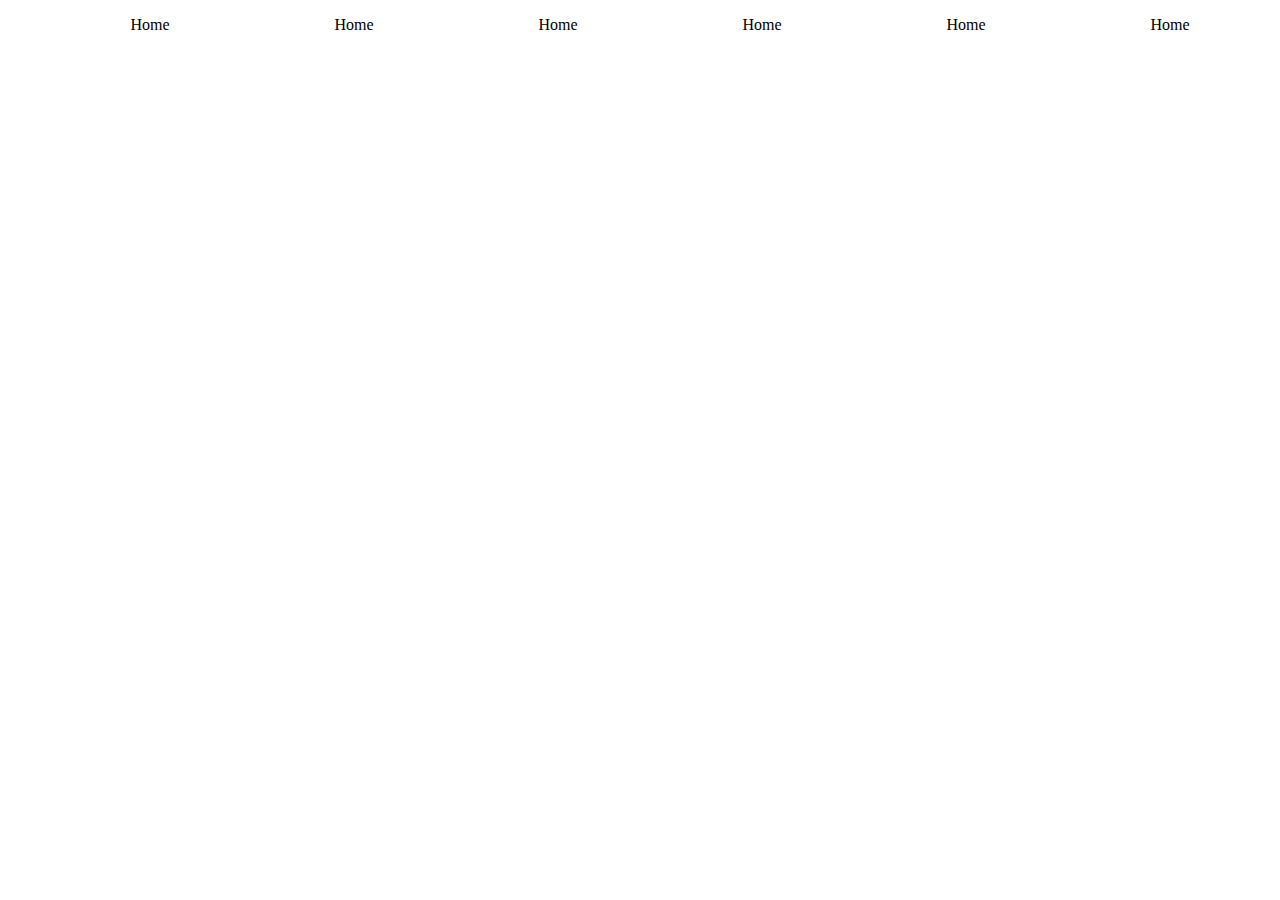
<file: HTML/06Oct2023/index.html>
<!DOCTYPE html>
<html lang="en">

<head>
    <meta charset="UTF-8">
    <meta name="viewport" content="width=device-width, initial-scale=1.0">
    <title>Document</title>
    <link rel="stylesheet" href="styles.css">
</head>

<body>
    <header>
        <nav class="navBar">
            <ul class="navbarElementss">
                <li class="navbarElement">Home</li>
                <li class="navbarElement">Home</li>
                <li class="navbarElement">Home</li>
                <li class="navbarElement">Home</li>
                <li class="navbarElement">Home</li>
                <li class="navbarElement">Home</li>
            </ul>
        </nav>
    </header>
</body>

</html>
</file>
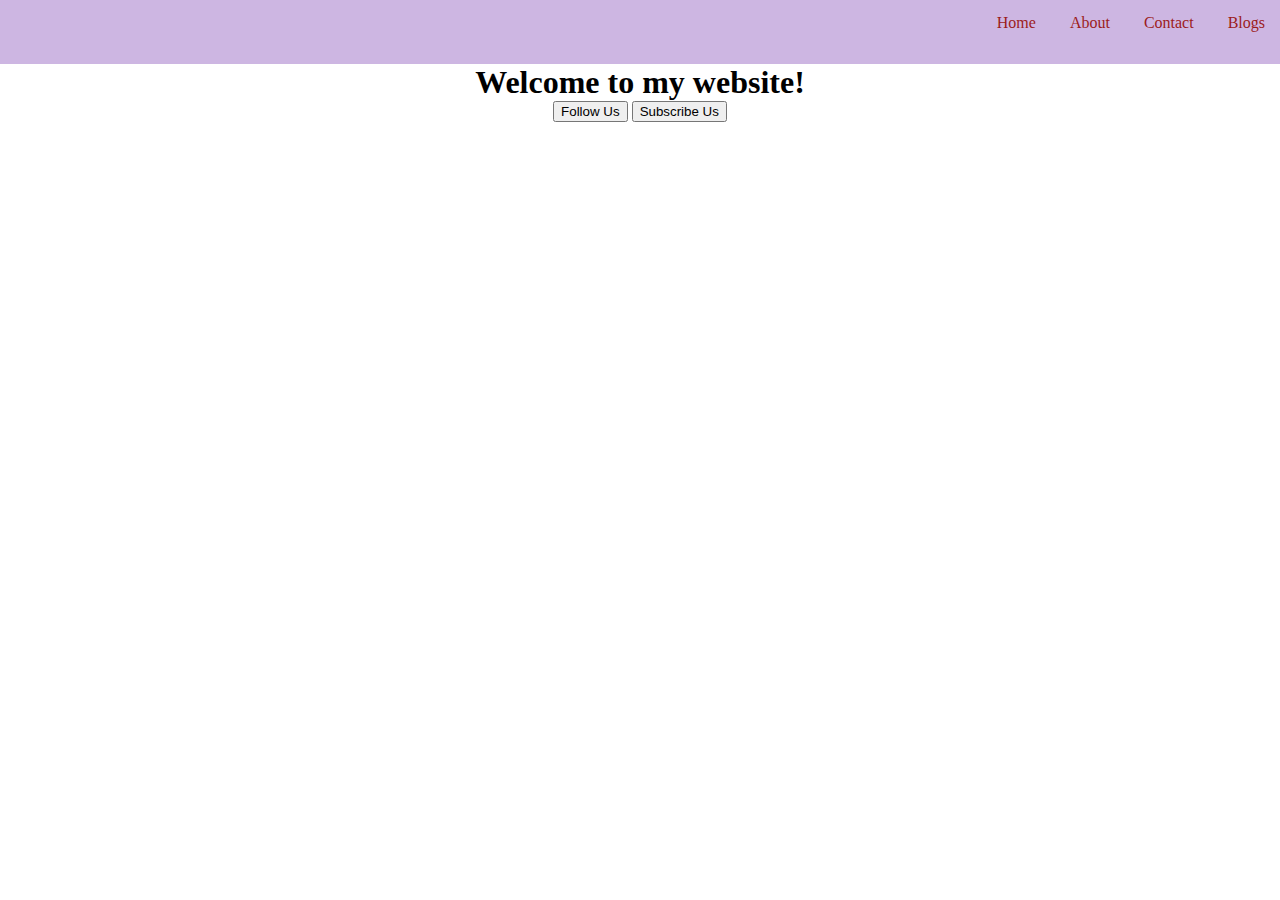
<file: HTML/09Oct2023/index.html>
<!DOCTYPE html>
<html lang="en">
<head>
    <meta charset="UTF-8">
    <meta name="viewport" content="width=device-width, initial-scale=1.0">
    <title>Document</title>
    <link rel="stylesheet" href="style.css">
</head>

<body>
    <nav>
        <ul>
            <li>Home</li>
            <li>About</li>
            <li>Contact</li>
            <li>Blogs</li>
        </ul>
    </nav>

    <h1>
        Welcome to my website!
    </h1>

    <div class="button">
        <button>Follow Us</button>
        <button>Subscribe Us</button>
    </div>
</body>

</html>
</file>
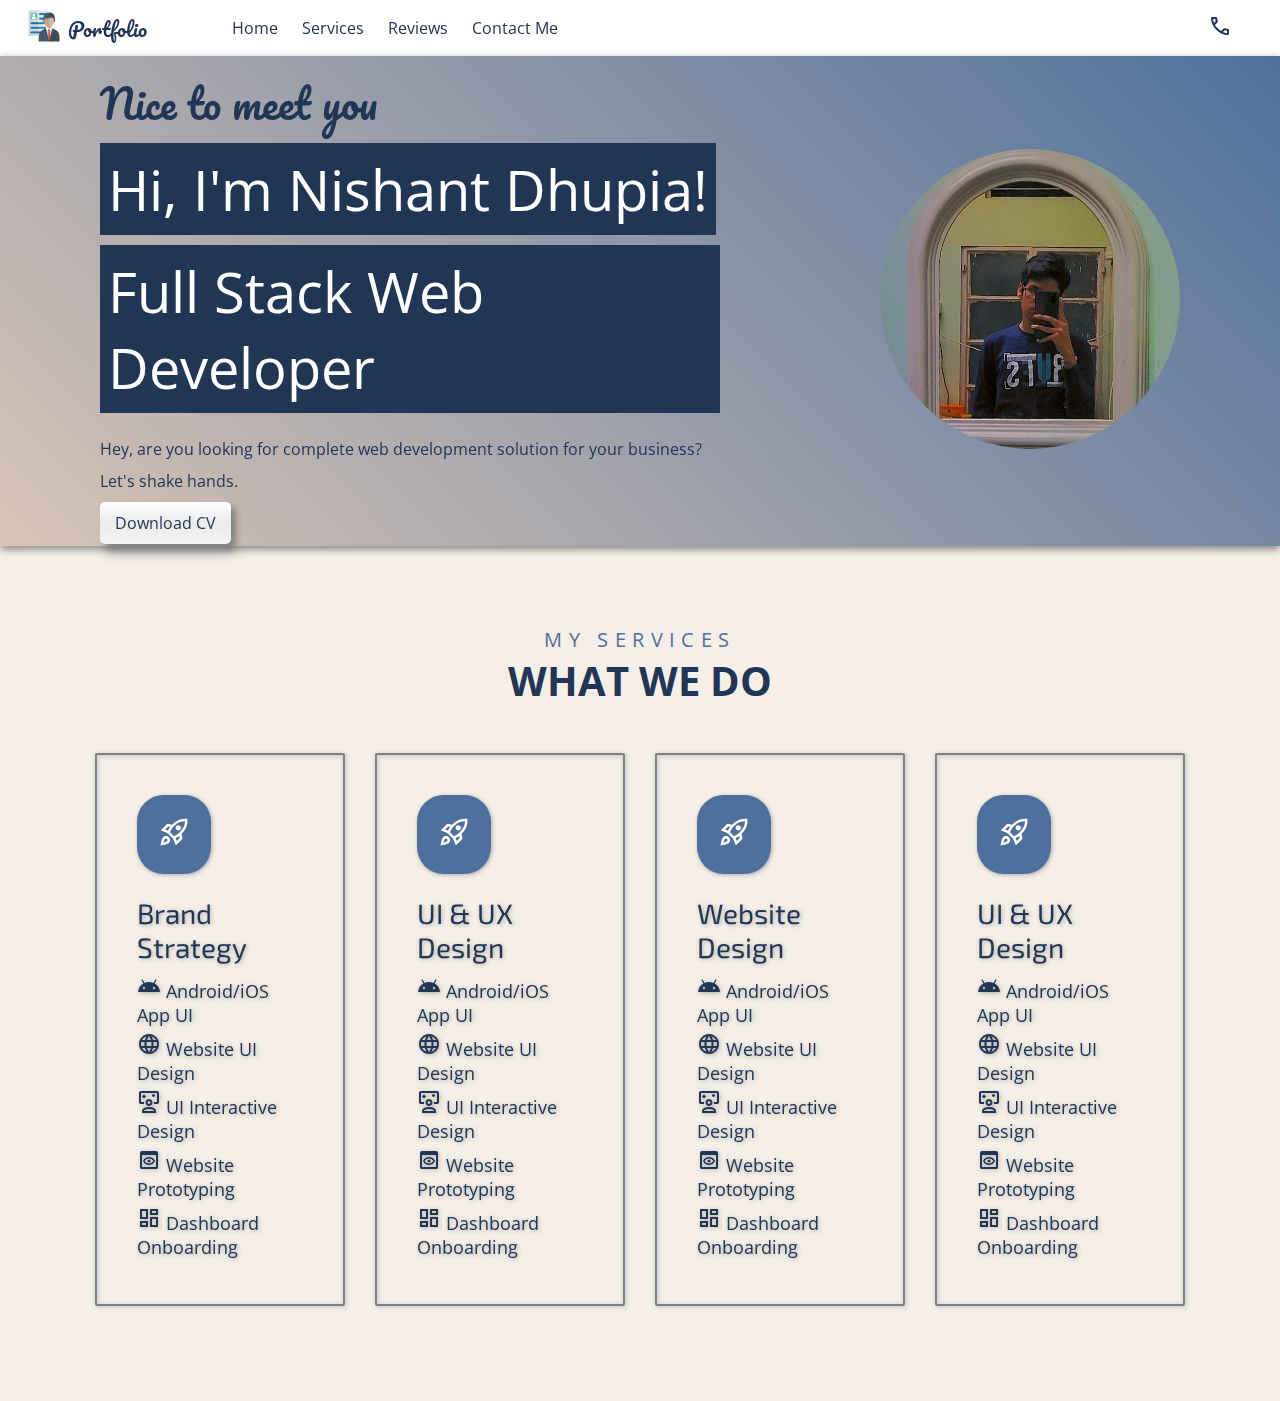
<file: HTML/Day 8/index.html>
<!DOCTYPE html>
<html lang="en">

<head>
    <meta charset="UTF-8">
    <meta name="viewport" content="width=device-width, initial-scale=1.0">
    
    <title>My Portfolio</title>

    <!-- Title Icon -->
    <link rel="icon" href="images/portfolio.png" type="image/x-icon">

    <!-- Fonts -->
    <link rel="preconnect" href="https://fonts.googleapis.com">
    <link rel="preconnect" href="https://fonts.gstatic.com" crossorigin>
    <link href="https://fonts.googleapis.com/css2?family=Open+Sans:wght@600&display=swap" rel="stylesheet">
    <link href="https://fonts.googleapis.com/css2?family=Pacifico&display=swap" rel="stylesheet">
    <link href="https://fonts.googleapis.com/css2?family=Exo+2:ital,wght@1,900&display=swap" rel="stylesheet">

    <!-- Icons -->
    <link rel="stylesheet" href="https://fonts.googleapis.com/css2?family=Material+Symbols+Outlined:opsz,wght,FILL,GRAD@48,600,1,200" />
    <link rel="stylesheet" href="https://fonts.googleapis.com/css2?family=Material+Symbols+Outlined:opsz,wght,FILL,GRAD@48,400,0,0" />
    <link rel="stylesheet" href="https://fonts.googleapis.com/css2?family=Material+Symbols+Outlined:opsz,wght,FILL,GRAD@48,600,0,0" />
    <link rel="stylesheet" href="https://fonts.googleapis.com/css2?family=Material+Symbols+Outlined:opsz,wght,FILL,GRAD@48,600,0,0" />
    <link rel="stylesheet" href="https://fonts.googleapis.com/css2?family=Material+Symbols+Outlined:opsz,wght,FILL,GRAD@48,600,0,0" />
    <link rel="stylesheet" href="https://fonts.googleapis.com/css2?family=Material+Symbols+Outlined:opsz,wght,FILL,GRAD@48,600,0,0" />
    <link rel="stylesheet" href="https://fonts.googleapis.com/css2?family=Material+Symbols+Outlined:opsz,wght,FILL,GRAD@48,600,0,0" />

    <!-- Stylesheet -->
    <link rel="stylesheet" href="day8.css">
</head>

<body>

    <div class="navigation">

        <div class="logo">
            <a href="index.html">
                <img class="logoImage" src="images/portfolio.png" alt="">
            </a>
            <a href="index.html">
                <span class="logoTitle">Portfolio</span>
            </a>
        </div>

        <div class="menuItems">
            <a class="menuItem" href="#home">Home</a>
            <a class="menuItem" href="#services">Services</a>
            <a class="menuItem" href="#reviews">Reviews</a>
            <a class="menuItem" href="#contactme">Contact Me</a>
        </div>

        <div class="contactme">
            <a class="contactButton" href="tel:+917611073555">
                <div class="contactImage">
                    <span class="material-symbols-outlined">
                        call
                    </span>
                </div>
            </a>
        </div>

    </div>

    <section id="home">
        <div class="banner">
            <div class="bannerLeft">
                <div class="greeting">
                    Nice to meet you
                </div>

                <div class="title">
                    <div class="titleSpan">
                        Hi, I'm Nishant Dhupia!
                    </div>
                    <div class="titleSpan">
                        Full Stack Web Developer
                    </div>
                </div>

                <div class="description">
                    Hey, are you looking for complete web development
                    solution for your business?
                    Let's shake hands.
                </div>

                <div class="showCV">
                    <a class="showCVButton" href="#">
                        Download CV
                    </a>
                </div>
            </div>

            <div class="bannerRight">
                <img class="bannerImage" src="images/13y6ar.jpg" alt="">
            </div>
        </div>  
    </section>

    
    <section id="services">
        <div class="services">

            <!-- Service Text -->
            <div class="serviceText">
                <div class="textSubHeading">
                    My Services
                </div>
                <div class="textHeading">
                    What we do
                </div>
            </div>


            <!-- Service Cards -->
            <div class="serviceCards">
                <div class="serviceCard">
                    <div class="serviceIconDiv">
                        <span class="serviceIcon material-symbols-outlined">
                            rocket_launch
                        </span>
                    </div>
                    
                    <div class="serviceTitle">
                        Brand Strategy
                    </div>
                    
                    <div class="serviceFeatures">
                        <div class="serviceFeature">
                            <span class="serviceFeatureIcon">
                            <span class="material-symbols-outlined">
                                android
                            </span>
                            </span>
                            <span class="serviceFeatureText">
                                Android/iOS App UI
                            </span>
                        </div>
                        <div class="serviceFeature">
                            <span class="serviceFeatureIcon">
                                <span class="material-symbols-outlined">
                                    language
                                </span>
                            </span>
                            <span class="serviceFeatureText">
                                Website UI Design
                            </span>
                        </div>
                        <div class="serviceFeature">
                            <span class="serviceFeatureIcon">
                                <span class="material-symbols-outlined">
                                    interactive_space
                                </span>
                            </span>
                            <span class="serviceFeatureText">
                                UI Interactive Design
                            </span>
                        </div>
                        <div class="serviceFeature">
                            <span class="serviceFeatureIcon">
                                <span class="material-symbols-outlined">
                                    preview
                                </span>
                            </span>
                            <span class="serviceFeatureText">
                                Website Prototyping
                            </span>
                        </div>
                        <div class="serviceFeature">
                            <span class="serviceFeatureIcon">
                                <span class="material-symbols-outlined">
                                    dashboard
                                </span>
                            </span>
                            <span class="serviceFeatureText">
                                Dashboard Onboarding
                            </span>
                        </div>
                    </div>
                </div>

                <div class="serviceCard">
                    <div class="serviceIconDiv">
                        <span class="serviceIcon material-symbols-outlined">
                            rocket_launch
                        </span>
                    </div>
                    
                    <div class="serviceTitle">
                        UI & UX Design
                    </div>
                    
                    <div class="serviceFeatures">
                        <div class="serviceFeature">
                            <span class="serviceFeatureIcon">
                            <span class="material-symbols-outlined">
                                android
                            </span>
                            </span>
                            <span class="serviceFeatureText">
                                Android/iOS App UI
                            </span>
                        </div>
                        <div class="serviceFeature">
                            <span class="serviceFeatureIcon">
                                <span class="material-symbols-outlined">
                                    language
                                </span>
                            </span>
                            <span class="serviceFeatureText">
                                Website UI Design
                            </span>
                        </div>
                        <div class="serviceFeature">
                            <span class="serviceFeatureIcon">
                                <span class="material-symbols-outlined">
                                    interactive_space
                                </span>
                            </span>
                            <span class="serviceFeatureText">
                                UI Interactive Design
                            </span>
                        </div>
                        <div class="serviceFeature">
                            <span class="serviceFeatureIcon">
                                <span class="material-symbols-outlined">
                                    preview
                                </span>
                            </span>
                            <span class="serviceFeatureText">
                                Website Prototyping
                            </span>
                        </div>
                        <div class="serviceFeature">
                            <span class="serviceFeatureIcon">
                                <span class="material-symbols-outlined">
                                    dashboard
                                </span>
                            </span>
                            <span class="serviceFeatureText">
                                Dashboard Onboarding
                            </span>
                        </div>
                    </div>
                </div>

                <div class="serviceCard">
                    <div class="serviceIconDiv">
                        <span class="serviceIcon material-symbols-outlined">
                            rocket_launch
                        </span>
                    </div>
                    
                    <div class="serviceTitle">
                        Website Design
                    </div>
                    
                    <div class="serviceFeatures">
                        <div class="serviceFeature">
                            <span class="serviceFeatureIcon">
                            <span class="material-symbols-outlined">
                                android
                            </span>
                            </span>
                            <span class="serviceFeatureText">
                                Android/iOS App UI
                            </span>
                        </div>
                        <div class="serviceFeature">
                            <span class="serviceFeatureIcon">
                                <span class="material-symbols-outlined">
                                    language
                                </span>
                            </span>
                            <span class="serviceFeatureText">
                                Website UI Design
                            </span>
                        </div>
                        <div class="serviceFeature">
                            <span class="serviceFeatureIcon">
                                <span class="material-symbols-outlined">
                                    interactive_space
                                </span>
                            </span>
                            <span class="serviceFeatureText">
                                UI Interactive Design
                            </span>
                        </div>
                        <div class="serviceFeature">
                            <span class="serviceFeatureIcon">
                                <span class="material-symbols-outlined">
                                    preview
                                </span>
                            </span>
                            <span class="serviceFeatureText">
                                Website Prototyping
                            </span>
                        </div>
                        <div class="serviceFeature">
                            <span class="serviceFeatureIcon">
                                <span class="material-symbols-outlined">
                                    dashboard
                                </span>
                            </span>
                            <span class="serviceFeatureText">
                                Dashboard Onboarding
                            </span>
                        </div>
                    </div>
                </div>

                <div class="serviceCard">
                    <div class="serviceIconDiv">
                        <span class="serviceIcon material-symbols-outlined">
                            rocket_launch
                        </span>
                    </div>
                    
                    <div class="serviceTitle">
                        UI & UX Design
                    </div>
                    
                    <div class="serviceFeatures">
                        <div class="serviceFeature">
                            <span class="serviceFeatureIcon">
                            <span class="material-symbols-outlined">
                                android
                            </span>
                            </span>
                            <span class="serviceFeatureText">
                                Android/iOS App UI
                            </span>
                        </div>
                        <div class="serviceFeature">
                            <span class="serviceFeatureIcon">
                                <span class="material-symbols-outlined">
                                    language
                                </span>
                            </span>
                            <span class="serviceFeatureText">
                                Website UI Design
                            </span>
                        </div>
                        <div class="serviceFeature">
                            <span class="serviceFeatureIcon">
                                <span class="material-symbols-outlined">
                                    interactive_space
                                </span>
                            </span>
                            <span class="serviceFeatureText">
                                UI Interactive Design
                            </span>
                        </div>
                        <div class="serviceFeature">
                            <span class="serviceFeatureIcon">
                                <span class="material-symbols-outlined">
                                    preview
                                </span>
                            </span>
                            <span class="serviceFeatureText">
                                Website Prototyping
                            </span>
                        </div>
                        <div class="serviceFeature">
                            <span class="serviceFeatureIcon">
                                <span class="material-symbols-outlined">
                                    dashboard
                                </span>
                            </span>
                            <span class="serviceFeatureText">
                                Dashboard Onboarding
                            </span>
                        </div>
                    </div>
                </div>

            </div>
        </div>
    </section>

</body>

</html>
</file>
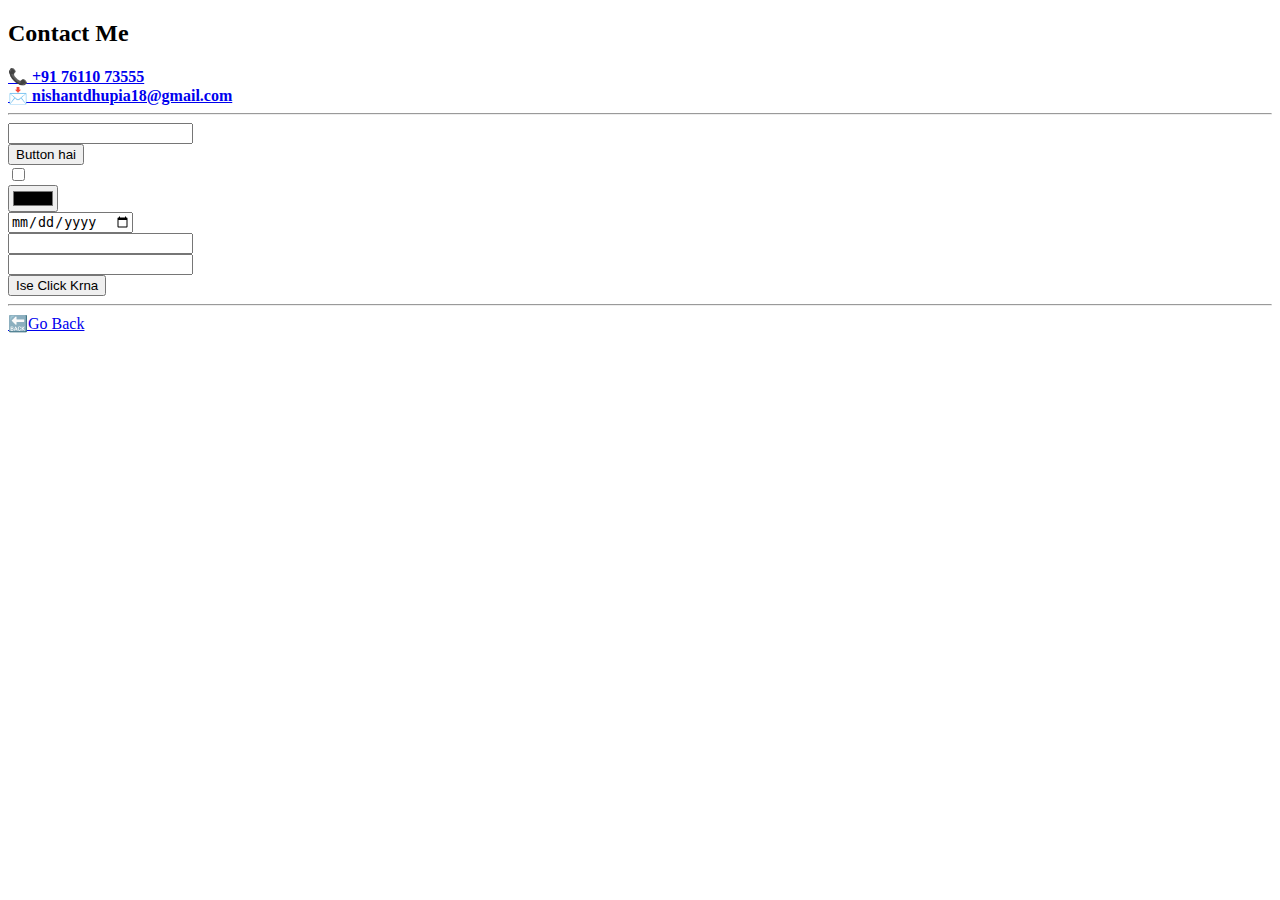
<file: HTML/contact.html>
<!DOCTYPE html>
<html lang="en">

<head>
    <meta charset="UTF-8">
    <meta http-equiv="X-UA-Compatible" content="IE=edge">
    <meta name="viewport" content="width=device-width, initial-scale=1.0">
    <title>Contact Me</title>
</head>

<body>
    
    <h2>Contact Me</h2>
    
    <a href="tel:+917611073555">
        <strong>
            📞 +91 76110 73555
        </strong>
    </a>

    <br>

    <a href="mailto:nisahntdhupia18@gmail.com">
        <strong>
            📩 nishantdhupia18@gmail.com
        </strong>
    </a>

    <hr>
    
    <!--Forms in HTML-->
    <form action="" method="">
        <input type="text" name="pehla_input"><br>
        <input type="button" value="Button hai"><br>
        <input type="checkbox" name="cb" id=""><br>
        <input type="color" name="clr" id=""><br>
        <input type="date" name="date" id=""><br>
        <input type="password" name="pwd" id=""><br>
        <input type="email" name="mail" id=""><br>
        <input type="submit" value="Ise Click Krna"><br>
    </form>
    
    <hr>
    
    <a href="resume.html">🔙Go Back</a>

</body>

</html>
</file>
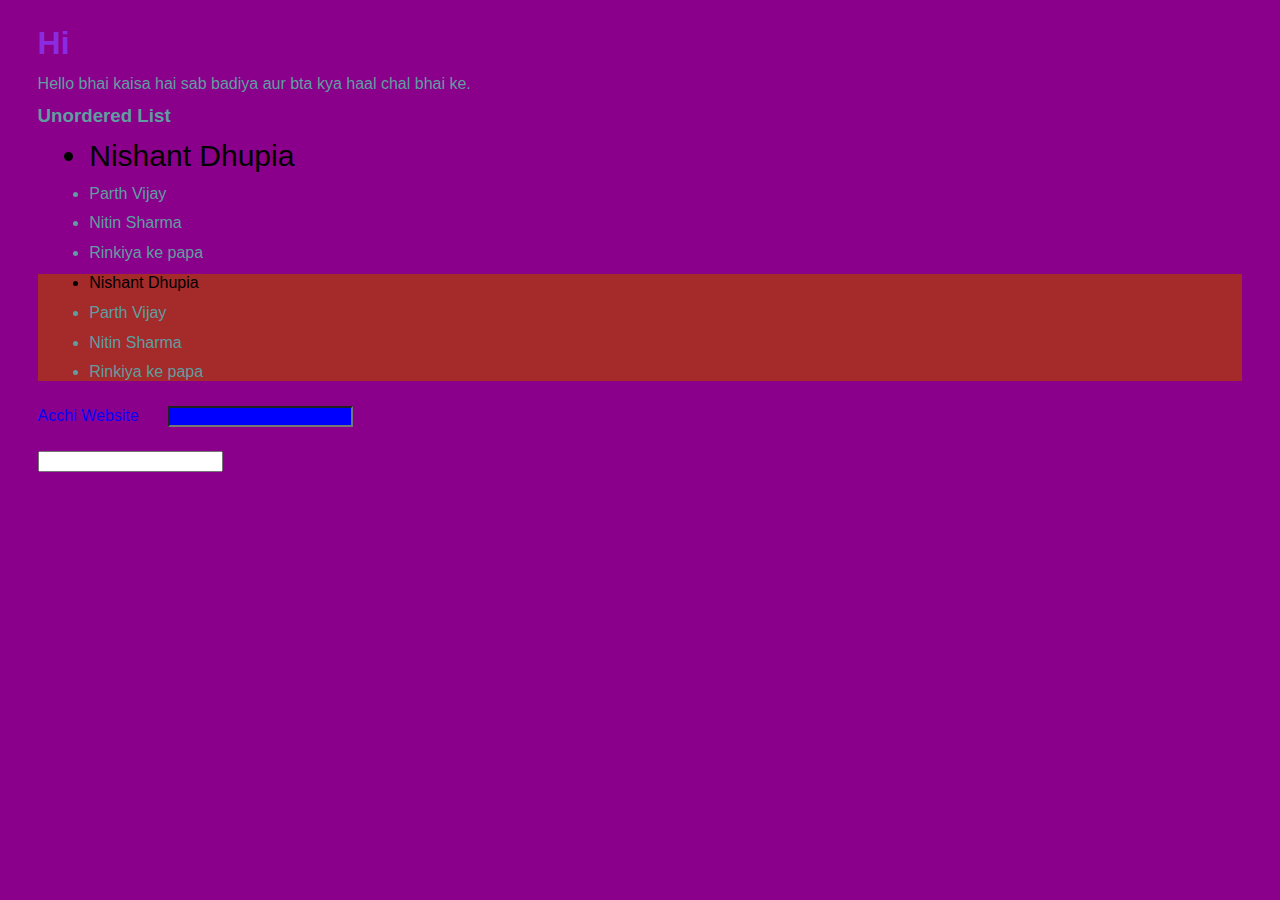
<file: HTML/day_5.html>
<!DOCTYPE html>
<html lang="en">

<head>
    <title>
        Learning CSS
    </title>

    <link rel="stylesheet" type="text/css" href="style_day5.css">

    <style>
        p {
            font-family: 'Gill Sans', 'Gill Sans MT', Calibri, 'Trebuchet MS', sans-serif;
        }
    </style>
</head>

<body>
    <h1 style="color:blueviolet;">
        Hi
    </h1>
    <p>
        Hello bhai kaisa hai sab badiya aur bta kya haal chal bhai ke. 
    </p>
    
    <h3>Unordered List</h3>
    <ul>
        <li class="first large">Nishant Dhupia</li>
        <li>Parth Vijay</li>
        <li>Nitin Sharma</li>
        <li>Rinkiya ke papa</li>
    </ul>

    <ul id="eklist">
        <li class="first">Nishant Dhupia</li>
        <li>Parth Vijay</li>
        <li>Nitin Sharma</li>
        <li>Rinkiya ke papa</li>
    </ul>

    <a href="https://upflairs.com">
        Acchi Website
    </a>

    <input type="text" name="a" id="">
    <br>
    <input type="password" name="b" id="">

</body>

</html>
</file>
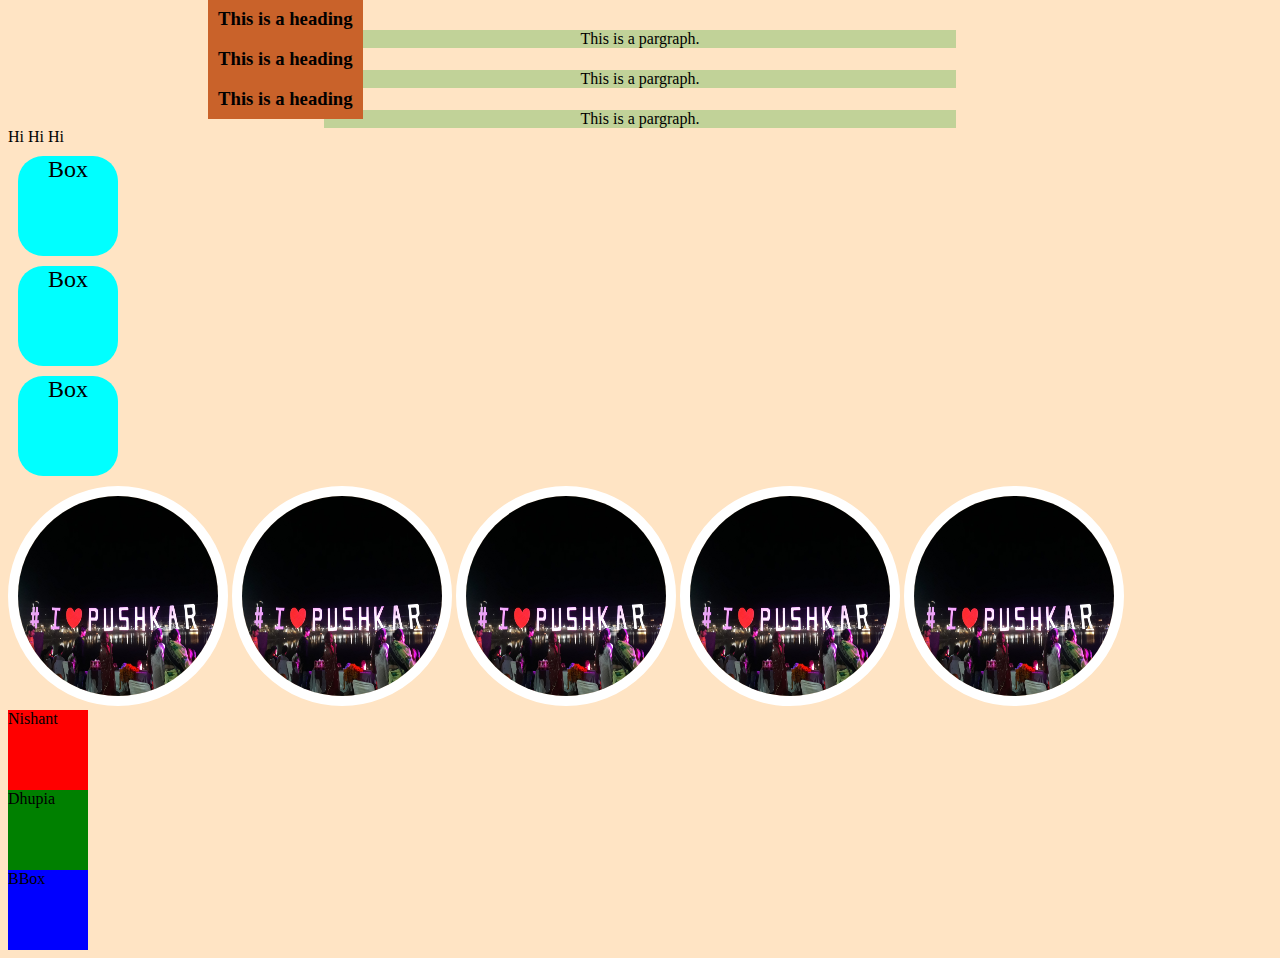
<file: HTML/day_6.html>
<!DOCTYPE html>
<html lang="en">

<head>
    <meta charset="UTF-8">
    <meta http-equiv="X-UA-Compatible" content="IE=edge">
    <meta name="viewport" content="width=device-width, initial-scale=1.0">
    
    <link rel="stylesheet" type="text/css" href="style_day6.css">
    
    <title>Document</title>
</head>

<body>
    
    <h3 class="first heading">This is a heading</h3>
    <p class="1st para">This is a pargraph.</p>
    <h3 class="second heading">This is a heading</h3>
    <p class="2nd para">This is a pargraph.</p>
    <h3 class="third heading">This is a heading</h3>
    <p class="3rd para">This is a pargraph.</p>

    <span>Hi</span>
    <span>Hi</span>
    <span>Hi</span>

    <div class="box">Box</div>
    <div class="box">Box</div>
    <div class="box">Box</div>

    <img src="20221106_193103.jpg" alt="1">
    <img src="20221106_193103.jpg" alt="2">
    <img src="20221106_193103.jpg" alt="3">
    <img src="20221106_193103.jpg" alt="4">
    <img src="20221106_193103.jpg" alt="5">

    <div class="bbox1">Nishant</div>
    <div class="bbox2">Dhupia</div>
    <div class="bbox3">BBox</div>

</body>

</html>
</file>
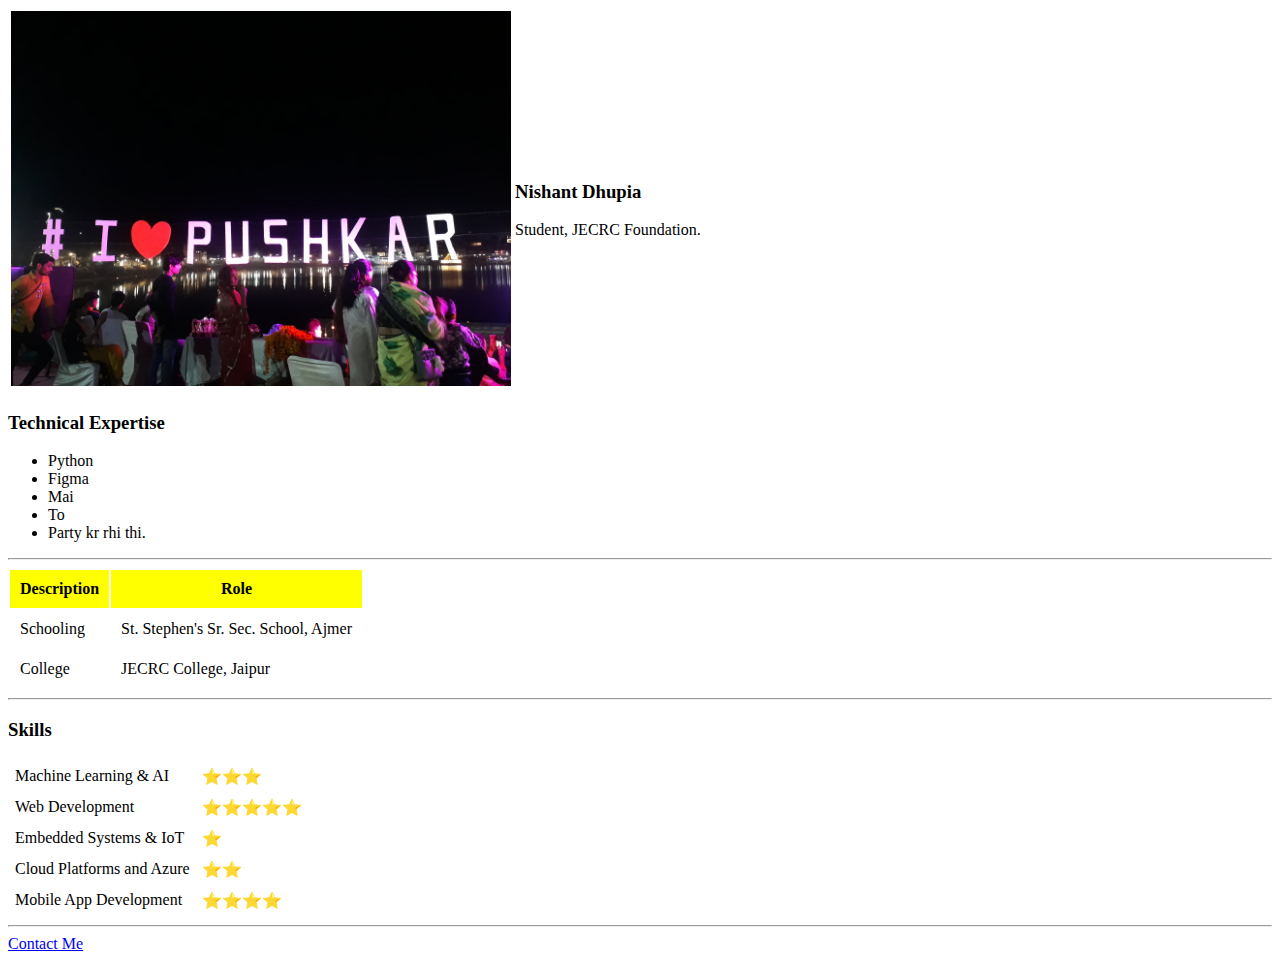
<file: HTML/resume.html>
<!DOCTYPE html>
<html lang="en">

<head>
    <meta charset="UTF-8">
    <meta http-equiv="X-UA-Compatible" content="IE=edge">
    <meta name="viewport" content="width=device-width, initial-scale=1.0">
    <title>Nishant Dhupia</title>
</head>

<body>
    <!--Tables in HTML-->
    <table>
        <tbody>
            <tr>
                <td>
                    
                    <!--Images in HTML-->
                    <img src="20221106_193103.jpg" alt="Pushkar" width="500px">
                </td>
                <td>
                    <h3>Nishant Dhupia </h3>
                    Student, JECRC Foundation.
                </td>
            </tr>   
        </tbody>
    </table>
    <h3>
        Technical Expertise
    </h3>
    
    <!--Lists in HTML-->
    <ul>
        <li>Python</li>
        <li>Figma</li>
        <li>Mai</li>
        <li>To</li>
        <li>Party kr rhi thi.</li>
    </ul>

    <hr>

    <table cellpadding="10px">
        <thead bgcolor="Yellow">
            <tr>
                <th>Description</th>
                <th>Role</th>
            </tr>
        </thead>

        <tbody>
            <tr>
                <td>Schooling</td>
                <td>St. Stephen's Sr. Sec. School, Ajmer</td>
            </tr>
            <tr>
                <td>College</td>
                <td>JECRC College, Jaipur</td>
            </tr>
        </tbody>

    </table>

    <hr>

    <h3>
        Skills
    </h3>

    <table cellpadding="5px">
        <tbody>
            <tr>
                <td>Machine Learning & AI</td>
                <td>⭐⭐⭐</td>
            </tr>
            <tr>
                <td>Web Development</td>
                <td>⭐⭐⭐⭐⭐</td>
            </tr>
            <tr>
                <td>Embedded Systems & IoT</td>
                <td>⭐</td>
            </tr>
            <tr>
                <td>Cloud Platforms and Azure</td>
                <td>⭐⭐</td>
            </tr>
            <tr>
                <td>Mobile App Development</td>
                <td>⭐⭐⭐⭐</td>
            </tr>
        </tbody>

    </table>

    <hr>

    <!--Links in HTML-->
    <a href="contact.html">Contact Me</a>
</body>

</html>
</file>
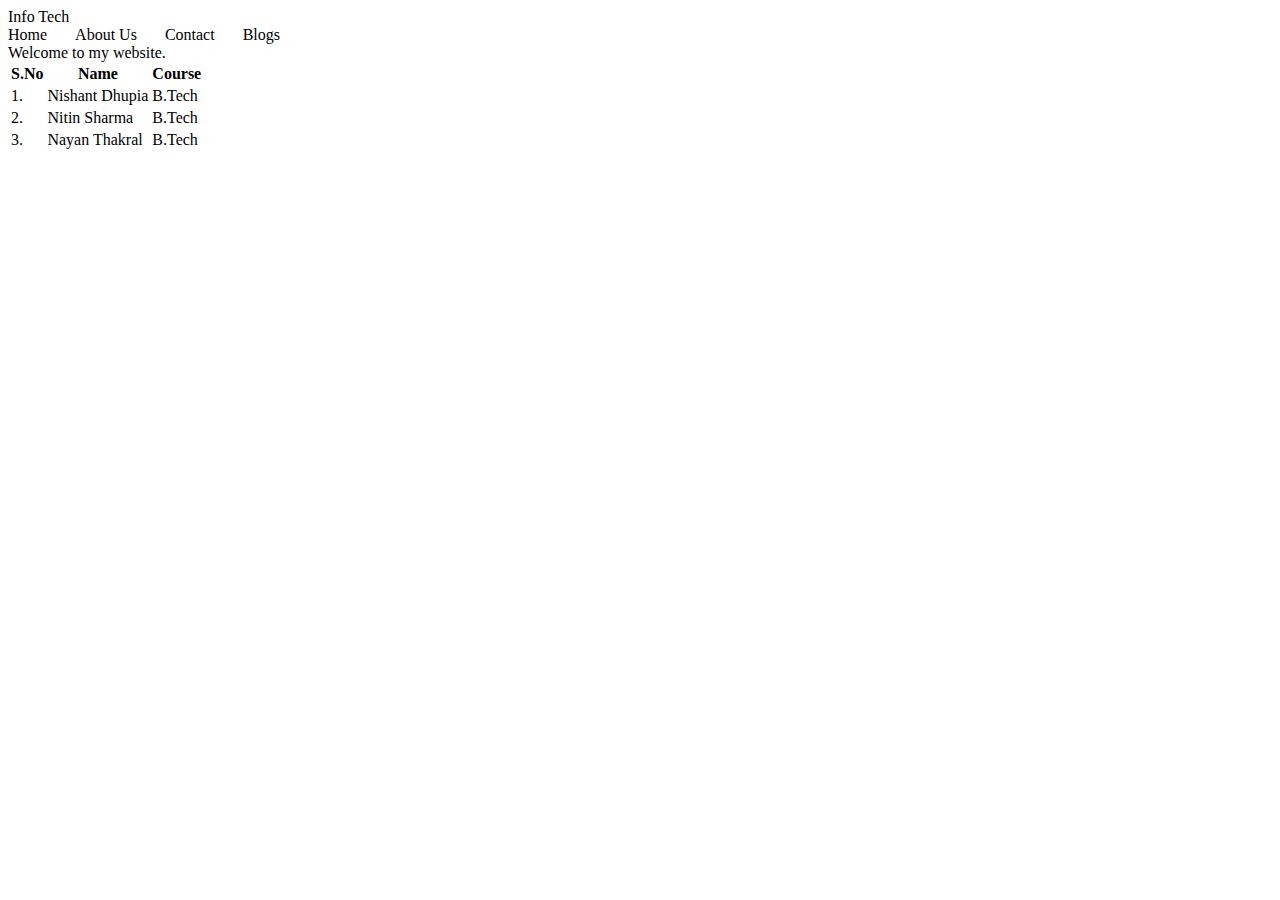
<file: HTML/11Oct2023/bootstrap.html>
<!DOCTYPE html>
<html lang="en">
<head>
    <meta charset="UTF-8">
    <meta name="viewport" content="width=device-width, initial-scale=1.0">
    <title>Document</title>
    
    <!-- Bootstrap CDN -->
    <link href="https://cdn.jsdelivr.net/npm/bootstrap@5.3.2/dist/css/bootstrap.min.css" rel="stylesheet" integrity="sha384-T3c6CoIi6uLrA9TneNEoa7RxnatzjcDSCmG1MXxSR1GAsXEV/Dwwykc2MPK8M2HN" crossorigin="anonymous">
    <script src="https://cdn.jsdelivr.net/npm/bootstrap@5.3.2/dist/js/bootstrap.bundle.min.js" integrity="sha384-C6RzsynM9kWDrMNeT87bh95OGNyZPhcTNXj1NW7RuBCsyN/o0jlpcV8Qyq46cDfL" crossorigin="anonymous"></script>
</head>

<body>

    <!-- Navbar -->
    <div class="container-fluid">
        <div class="row">
            <div class="col-6">Info Tech</div>
            <div class="col-6">Home&nbsp; &nbsp; &nbsp; &nbsp;About Us&nbsp; &nbsp; &nbsp; &nbsp;Contact&nbsp; &nbsp; &nbsp; &nbsp;Blogs</div>
        </div>

        <div class="row">
            <div class="col"></div>
        </div>
        
        <div class="row">
            <div class="col-4"></div>
            <div class="col">Welcome to my website.</div>
        </div>
    </div>

        <table class="table">
            <thead>
                <tr class="table-danger">
                    <th>S.No</th>
                    <th>Name</th>
                    <th>Course</th>
                </tr>
            </thead>

            <tbody>
                <tr class="table-light">
                    <td>1.</td>
                    <td>Nishant Dhupia</td>
                    <td>B.Tech</td>
                </tr>
                
                <tr>
                    <td>2.</td>
                    <td>Nitin Sharma</td>
                    <td>B.Tech</td>
                </tr>
                
                <tr>
                    <td>3.</td>
                    <td>Nayan Thakral</td>
                    <td>B.Tech</td>
                </tr>
            </tbody>
        </table>

</body>

</html>
</file>
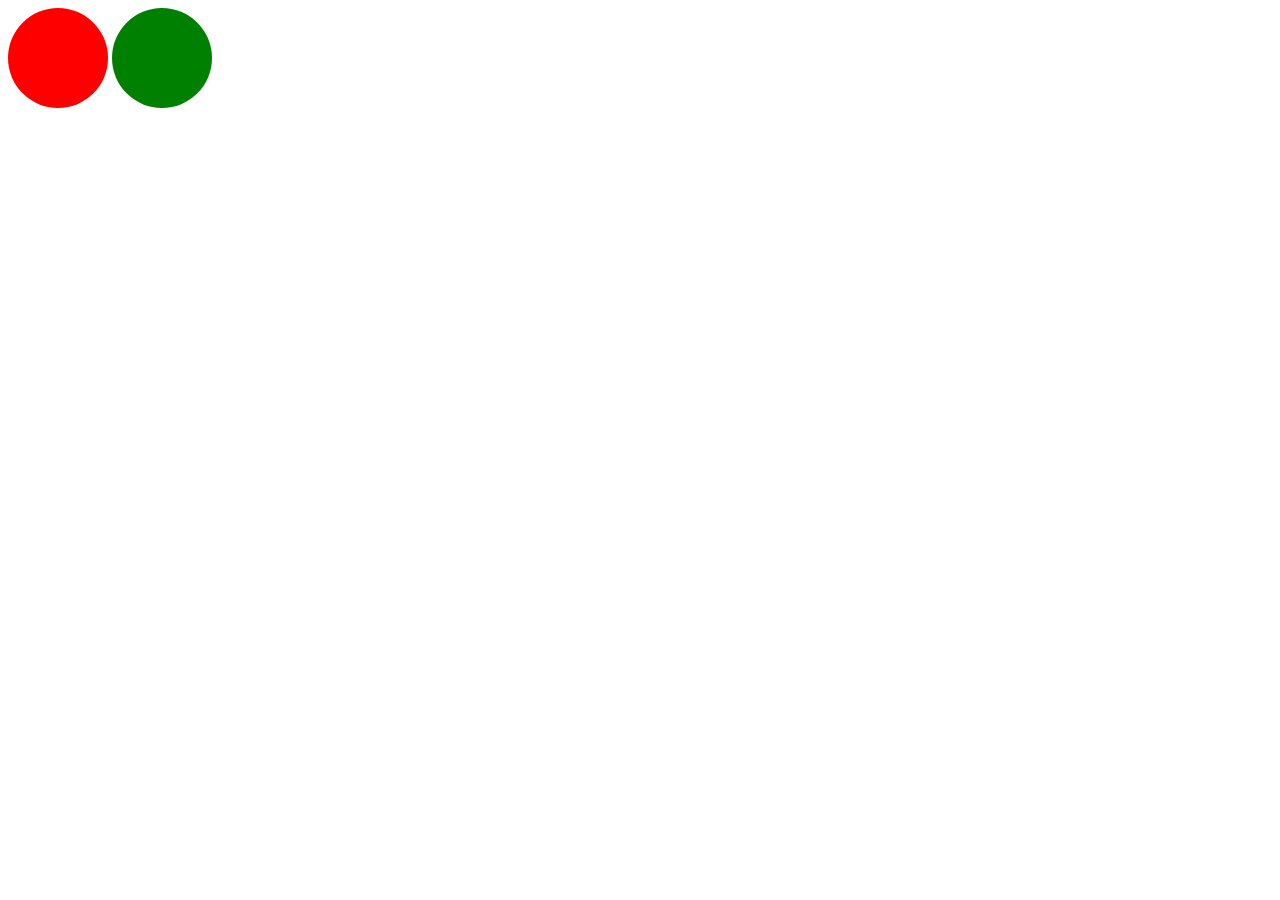
<file: HTML/Day  11/day11.html>
<!DOCTYPE html>
<html lang="en">
  <head>
    <meta charset="UTF-8" />
    <meta name="viewport" content="width=device-width, initial-scale=1.0" />

    <!-- Stylesheet -->
    <link rel="stylesheet" href="style.css" />
    
    <title>Animations and Media Query</title>
  </head>

  <body>
    <div class="left"></div>
    <div class="right"></div>
  </body>
  
</html>
</file>
<file: HTML/06Oct2023/styles.css>
.navbarElementss {
    display: flex;
    justify-content: space-around;
}

.navbarElement {
    text-decoration: none;
    list-style: none;
}

.navbarElement:hover {
    color: brown;
}
</file>
<file: HTML/09Oct2023/style.css>
* {
    margin: 0px;
}

li {
    display: inline;
    margin: 15px;
}

nav {
    background-color: rgb(205, 182, 226);
    height: 50px;
    padding-top: 14px;
    color: rgb(156, 28, 28);
    text-align: right;
}

h1 {
    text-align: center;
}

.button {
    text-align: center;
}

button:hover {
    background-color: brown;
}
</file>
<file: HTML/Day 8/day8.css>
/* Define the global or root variables */
:root {
    --primaryColor: #213555;
    --backgroundColor: #f5efe7;
    --primaryAccentColor: #4f709c;
    --secondaryColor: #d8c4b6;
    --whiteColor: white;
    --blackColor: #222222;
    --primaryFont: 'Open Sans', sans-serif;
    --navbarHeight: 3.5rem;
    --cursiveFont: 'Pacifico', cursive;
    --serviceHeadingFont: 'Exo 2', sans-serif;
}

/* Main CSS */
body {
    background-color: var(--backgroundColor);
    color: var(--primaryColor);
    font-family: var(--primaryFont);
    margin-top: 0px;
    margin-left: 0px;
    margin-right: 0px;
}

a {
    text-decoration: none;
    color: var(--primaryColor);
}

a:hover {
    color: var(--primaryAccentColor);
}

.navigation {
    background-color: var(--whiteColor);
    height: var(--navbarHeight);
    display: flex;
    justify-content: space-around;
    align-items: center;
    filter: drop-shadow(0px 3px 4px grey);
}

.logo {
    display: flex;
    padding-left: 20px;
    width: 12rem;
    align-items: center;
}

.logoTitle {
    font-family: var(--cursiveFont);
    font-size: 1.25rem;
}

.logoTitle:hover {
    color: var(--primaryColor);
}

.logoImage {
    padding: 8px;
    height: 2rem;
}

.contactImage {
    align-items: center;
    padding-right: 3rem;
}

.contactImage:hover {
    background-color: var(--whiteColor);
}

.menuItems {
    flex-grow: 2;
}

.menuItem {
    margin-left: 20px;
}

.callMeText {
    padding: 5px;
}


/* Banner CSS */
.banner{
    display: flex;
    height: 450px;
    background: linear-gradient(45deg, var(--secondaryColor) ,var(--primaryAccentColor));
    filter: drop-shadow(0px 3px 4px grey);  /* x y radius color */
    justify-content: space-around;
    align-items: center;
    padding: 20px;
}

.bannerLeft {
    width: 50%;
}

.bannerImage {
    height: 300px;
    width: 300px;
    border-radius: 100%;
}

.greeting {
    font-family: var(--cursiveFont);
    font-size: 2.5rem;
}

.title {
    font-size: 3.5rem;
    color: white;
}

.titleSpan {
    display: inline-block;
    background-color: var(--primaryColor);
    padding: 0.5rem;
    margin: 5px 0px;
}

.description {
    margin: 15px 0px;
    line-height: 2rem;
}

.showCVButton {
    background: linear-gradient(white, rgb(235, 235, 235), rgb(245, 245, 245));
    padding: 10px 15px;
    border-radius: 5px;
    filter: drop-shadow(5px 5px 3px grey);
}

.showCVButton:hover {
    background-color: rgb(215, 215, 215);
}

/* Services Section */
.services {
    margin: 5rem;
}

.serviceText {
    text-align: center;
    text-transform: uppercase;
}

.textSubHeading {
    color: var(--primaryAccentColor);
    letter-spacing: 0.4rem;
    font-size: 1.25rem;
}

.textHeading {
    font-size: 2.5rem;
    font-weight: bold;
}

.serviceCards {
    margin-top: 30px;
    display: flex;
    justify-content: space-around;
}

.serviceCard {
    border: 2px solid grey;
    border-radius: 2px;
    filter: drop-shadow(1px 1px 2px #aaaaaa);
    margin: 15px;
    padding: 40px;
}

.serviceCard:hover {
    filter: drop-shadow(3px 3px 8px grey);
    background-color: var(--whiteColor);
}

.serviceIconDiv {
    color: white;
    background-color: var(--primaryAccentColor);
    display: inline-block;
    padding: 1.3rem;
    border-radius: 1.67rem;
    margin-bottom: 0.8rem;
}

.serviceIcon {
    font-size: 2rem;
}

.serviceTitle {
    font-size: 1.75rem;
    margin: 10px 0px;
    font-family: var(--serviceHeadingFont);
}

.serviceFeature {
    font-size: 1.1rem;
    margin: 5px 0px;
}

.serviceIconDiv:hover {
    background-color: black;
}
</file>
<file: HTML/style_day5.css>
body {
    color: cadetblue;
    background-color: darkmagenta;
    font-family: 'Segoe UI', Tahoma, Geneva, Verdana, sans-serif;
}

/* Unoversal Selector */
* {
    margin: 1%;
}

/* Class Selector */
.first {
    color: black;
}

.large {
    font-size: 30px;
}

/* ID Selector */
#eklist {
    background-color: brown;
}

a[href="https://upflairs.com"] {
    color: blue;
    text-decoration: none;
}

input[type="text"] {
    background-color: blue;
    color: white;
}


/* Pseudo Selector */
.first:hover {
    color: white;
}
</file>
<file: HTML/style_day6.css>
body {
    background-color: rgb(255, 228, 196);
}

.heading {
    background-color: #c9622a;
}

.para {
    background-color: rgba(51, 170, 51, 0.3);
    width: 50%;
    margin-left: auto;
    margin-right: auto;
    text-align: center;
    margin: 0 auto;
}

/* Dimensions */
.box {
    background-color: aqua;
    width: 100px;
    height: 100px;
    font-size: 1.5rem;
    border-radius: 25%;
    margin: 10px;
    text-align: center;
}

.heading {
    height: 100px;
    width: 20%;
    /* margin: 100px 300px 30px 50px; TRBL */
    margin: 100px 200px; /* vertical horizontal */
    /* margin: 30px; All 4 ek saath*/
    /* margin-left: 20px; */
    padding: 10px;
}

img {
    height: 200px;
    width: 200px;
    border: 10px solid white; /* width style color */
    border-radius: 50%;
}

/* Display & Position */
h3 {
    display: inline;
}

div {
    width: 80px;
    height: 80px;
}

.bbox1 {
    background-color: red;
}

.bbox2 {
    background-color: green;
}

.bbox3 {
    background-color: blue;
}
</file>
<file: HTML/Day  11/style.css>
.left {
    display: inline-block;
    width: 100px;
    height: 100px;
    background-color: red;
    border-radius: 100%;
    animation-name: leftWala;
    animation-duration: 5s;
    animation-iteration-count: infinite;
}

.right {
    display: inline-block;
    width: 100px;
    height: 100px;
    background-color: green;
    border-radius: 100%;
    animation-name: rightWala;
    animation-duration: 5s;
    animation-iteration-count: infinite;
}

@keyframes leftWala {
    0% {
        transform: translate(0px, 0px);
    }

    50% {
        transform: translate(200px, 200px);
    }

    100% {
        transform: translate(400px 0px);
    }
}

@keyframes rightWala {
    0% {
        transform: translate(300px, 0px);
    }

    50% {
        transform: translate(100px, 200px);
    }

    100% {
        transform: translate(-100px 0px);
    }
}
</file>
